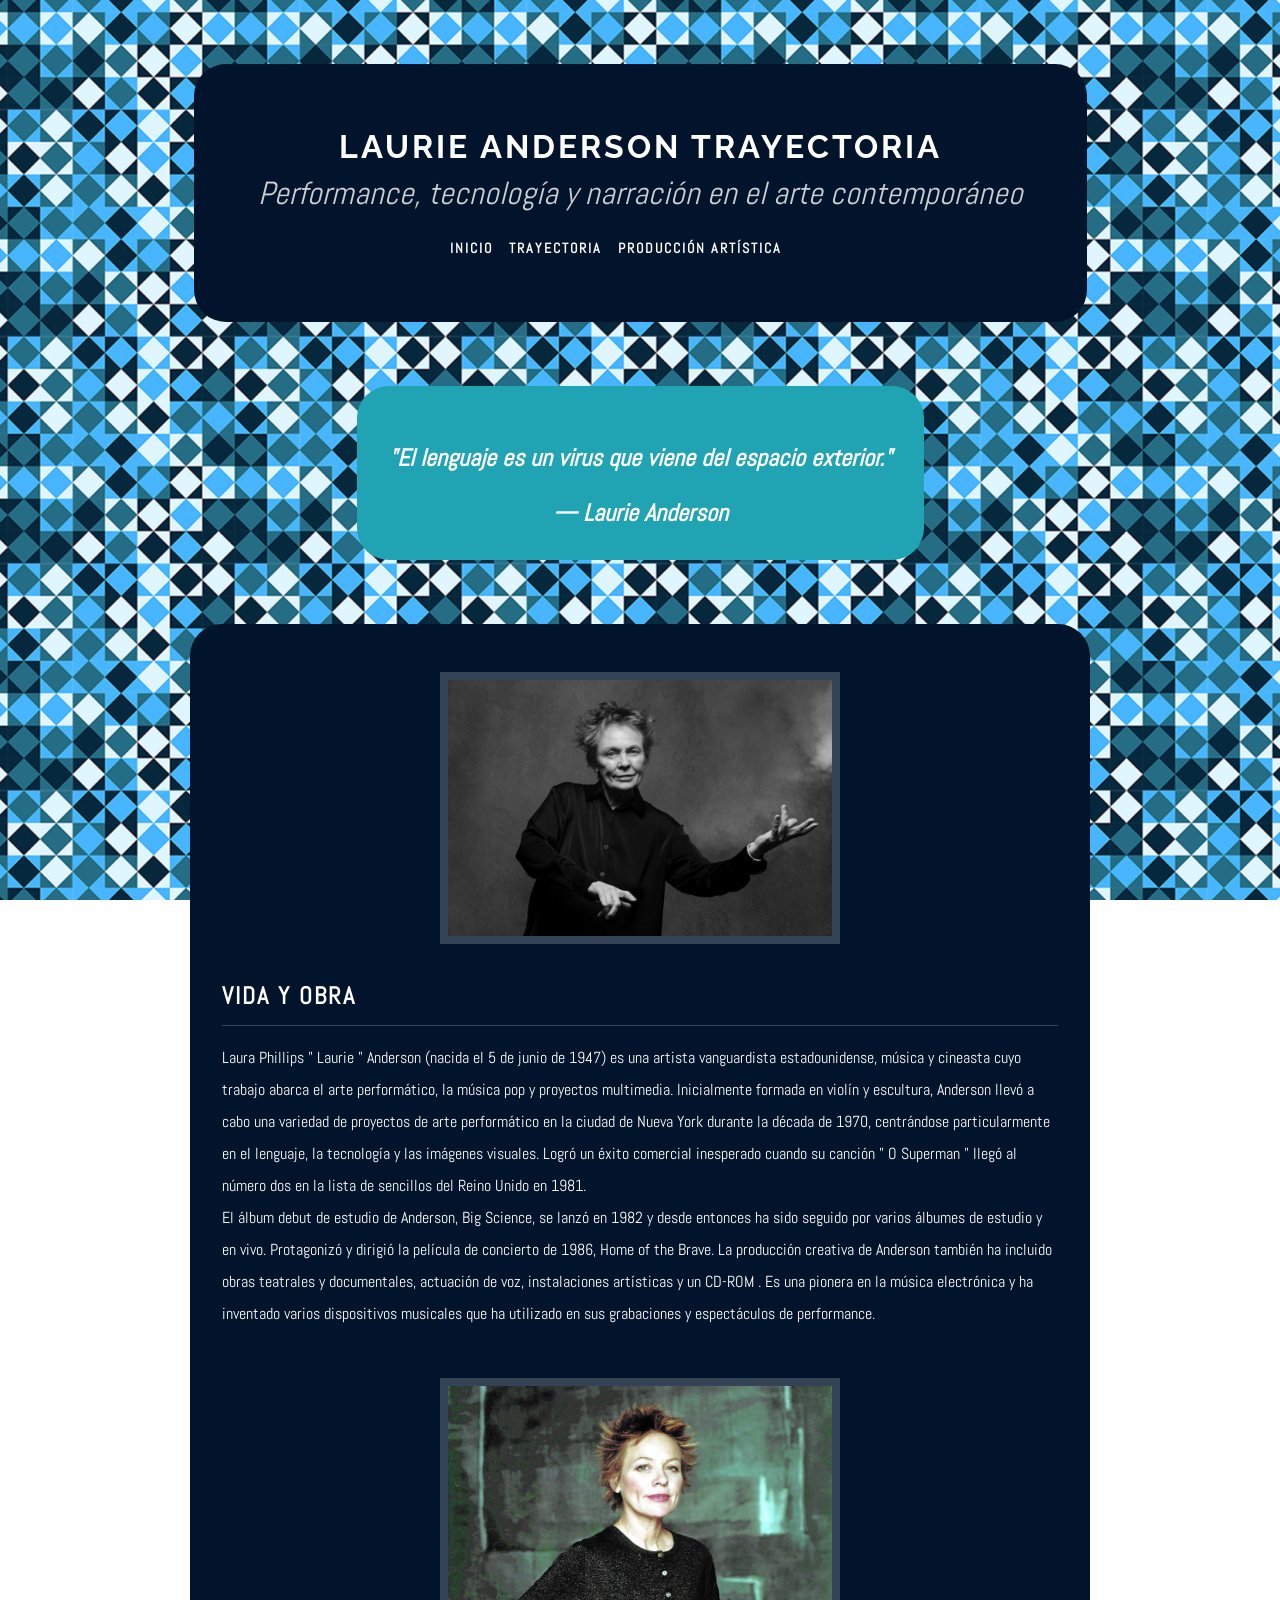
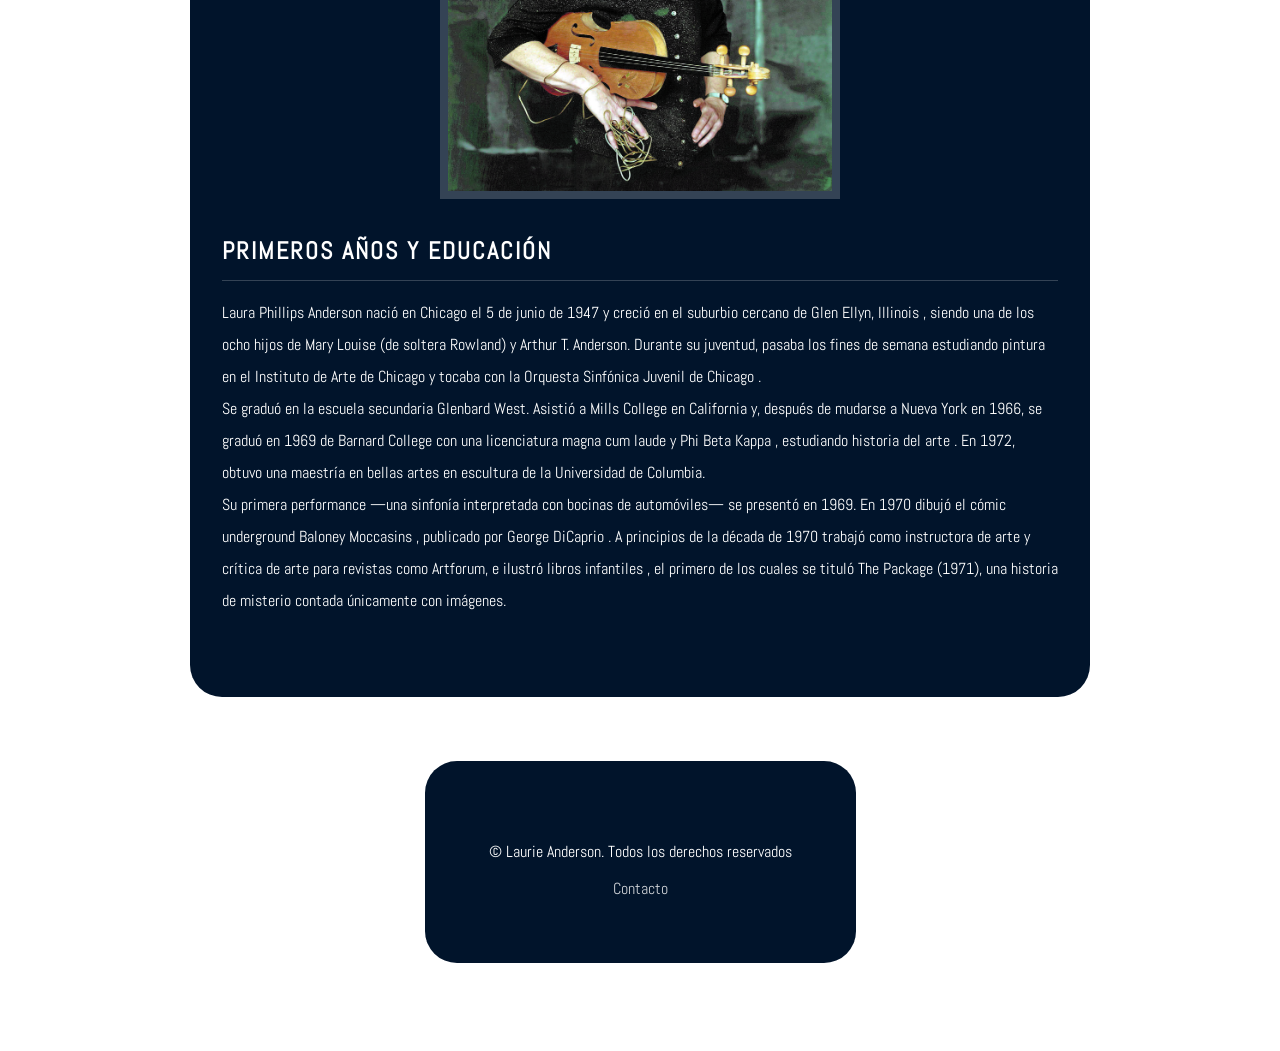
<file: index.html>
<!DOCTYPE html>
<html lang="es">
    <head>
        <meta charset="utf-8">
        <title>LAURIE-ANDERSON</title>

        <!--1° coloco el link al google fonts-->
        <link rel="preconnect" href="https://fonts.googleapis.com">
        <link rel="preconnect" href="https://fonts.gstatic.com" crossorigin>
        <link href="https://fonts.googleapis.com/css2?family=Abel&family=Raleway:ital,wght@0,100..900;1,100..900&display=swap" rel="stylesheet">

        <!--2° mi CSS que va siempre al final-->
        <link href="css/estilos.css" rel="stylesheet">
    </head>
    <body>
        <header>
            <h1>LAURIE ANDERSON TRAYECTORIA</h1>
            <p>Performance, tecnología y narración en el arte contemporáneo</p>
            <nav>
                <ul>
                    <li><a href="index.html">INICIO</a></li>
                    <li><a href="trayectoria.html">TRAYECTORIA</a></li>
                    <li><a href="produccion.html">PRODUCCIÓN ARTÍSTICA</a></li>
                </ul>
            </nav>
        </header>
        <blockquote>
            <p>"El lenguaje es un virus que viene del espacio exterior."</p>
            <cite>— Laurie Anderson</cite>
        </blockquote>
        <main>
            <article>
                <figure><img src="img/laurieanderson-1.jpg" alt="LAURIE ANDERSON" height="300" width="400"></figure>
                <h2>VIDA Y OBRA</h2>
                <p>Laura Phillips " Laurie " Anderson (nacida el 5 de junio de 1947) es una artista vanguardista estadounidense, música y cineasta cuyo trabajo abarca el arte performático, la música pop y proyectos multimedia. Inicialmente formada en violín y escultura, Anderson llevó a cabo una variedad de proyectos de arte performático en la ciudad de Nueva York durante la década de 1970, centrándose particularmente en el lenguaje, la tecnología y las imágenes visuales. Logró un éxito comercial inesperado cuando su canción " O Superman " llegó al número dos en la lista de sencillos del Reino Unido en 1981.<br>El álbum debut de estudio de Anderson, Big Science, se lanzó en 1982 y desde entonces ha sido seguido por varios álbumes de estudio y en vivo. Protagonizó y dirigió la película de concierto de 1986, Home of the Brave. La producción creativa de Anderson también ha incluido obras teatrales y documentales, actuación de voz, instalaciones artísticas y un CD-ROM . Es una pionera en la música electrónica y ha inventado varios dispositivos musicales que ha utilizado en sus grabaciones y espectáculos de performance. </p>
            </article>
            <article>
                <figure><img src="img/andersoninstrumentos.jpg" alt="LAURIE INSTRUMENTO" height="400" width="400"></figure>
                <h2>PRIMEROS AÑOS Y EDUCACIÓN</h2>
                <p>Laura Phillips Anderson nació en Chicago el 5 de junio de 1947 y creció en el suburbio cercano de Glen Ellyn, Illinois , siendo una de los ocho hijos de Mary Louise (de soltera Rowland) y Arthur T. Anderson. Durante su juventud, pasaba los fines de semana estudiando pintura en el Instituto de Arte de Chicago y tocaba con la Orquesta Sinfónica Juvenil de Chicago . <br>Se graduó en la escuela secundaria Glenbard West. Asistió a Mills College en California y, después de mudarse a Nueva York en 1966, se graduó en 1969 de Barnard College con una licenciatura magna cum laude y Phi Beta Kappa , estudiando historia del arte . En 1972, obtuvo una maestría en bellas artes en escultura de la Universidad de Columbia.<br> Su primera performance —una sinfonía interpretada con bocinas de automóviles— se presentó en 1969. En 1970 dibujó el cómic underground Baloney Moccasins , publicado por George DiCaprio . A principios de la década de 1970 trabajó como instructora de arte y crítica de arte para revistas como Artforum, e ilustró libros infantiles , el primero de los cuales se tituló The Package (1971), una historia de misterio contada únicamente con imágenes.
</p>
            </article>
        </main>
        <footer>
            <p>&copy; Laurie Anderson. Todos los derechos reservados</p>
            <a href="mailto:laurie@artedigital.com">Contacto</a>
        </footer>
        <!--empece con la estructura principal, luego agregue el link al style sheet del css y continue con el header y el nav. Por último agregue una foto y todo el contenido-->
    </body>
</html>
</file>
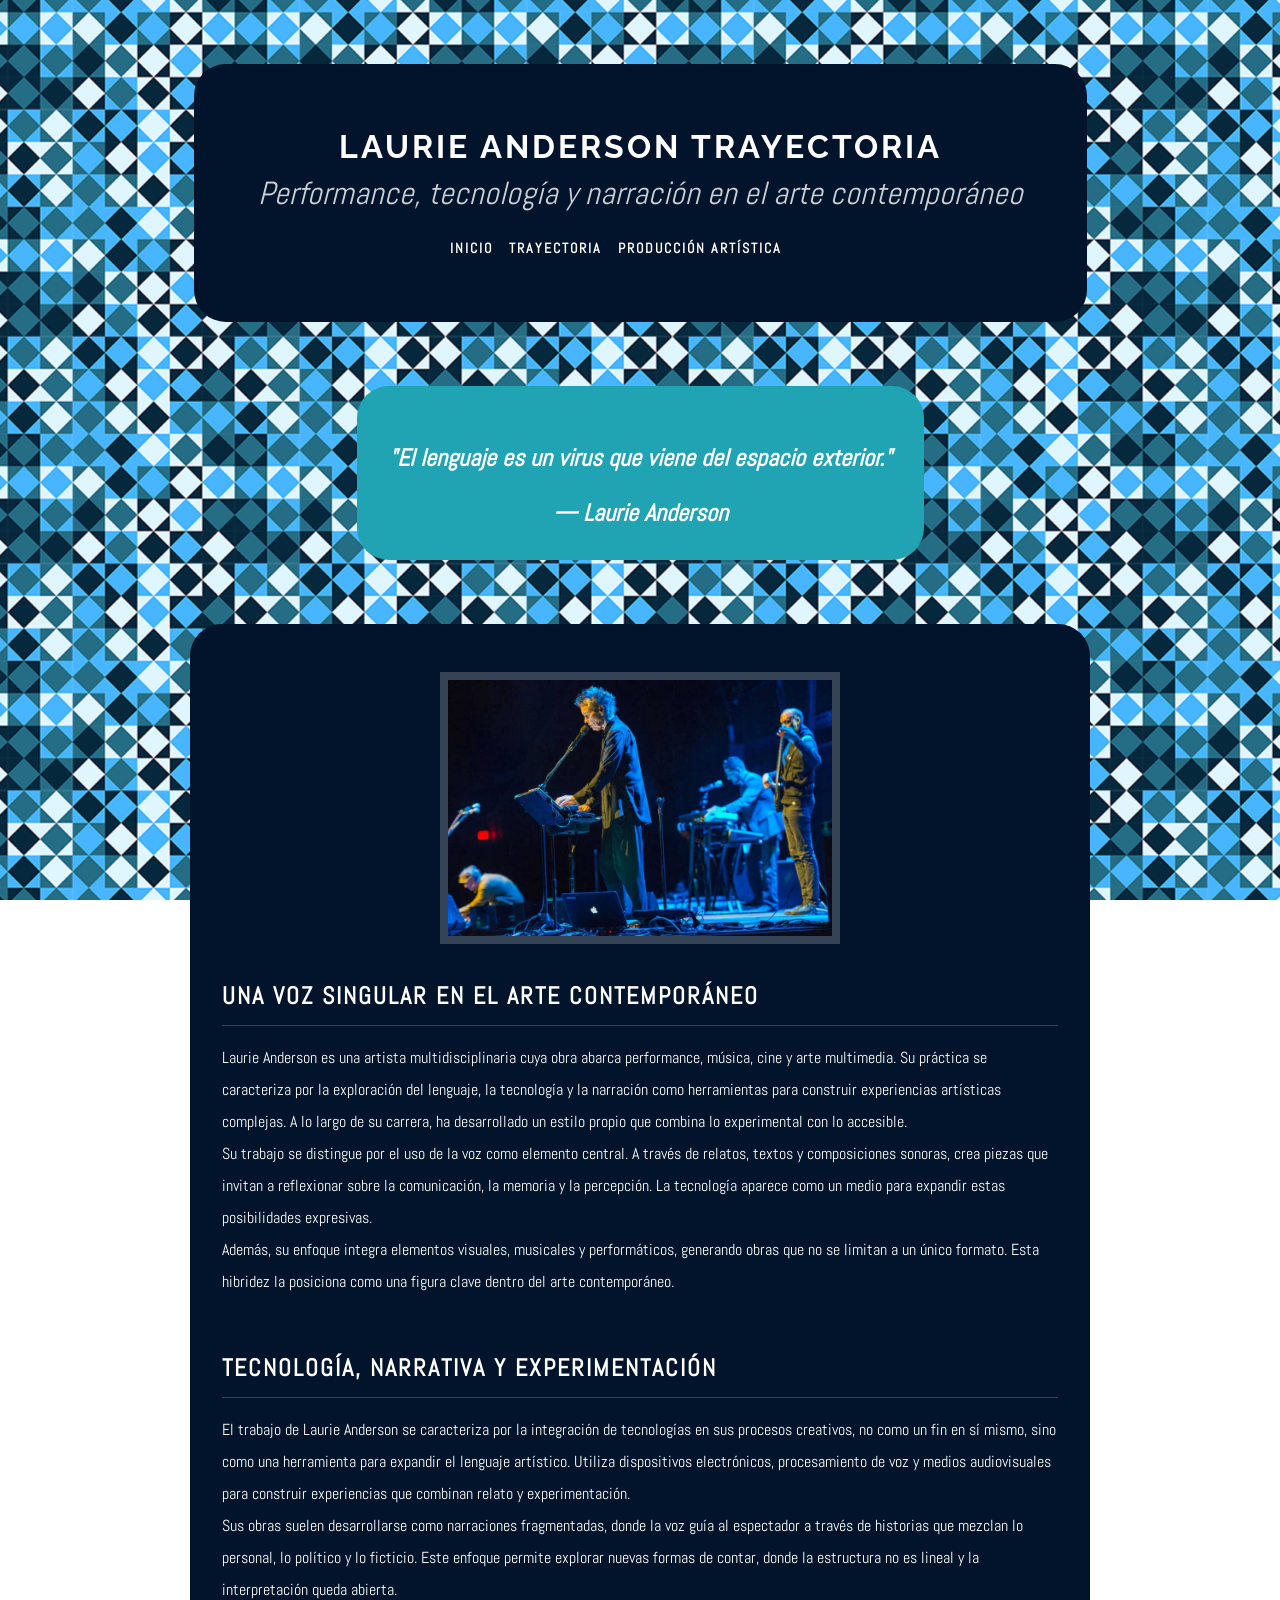
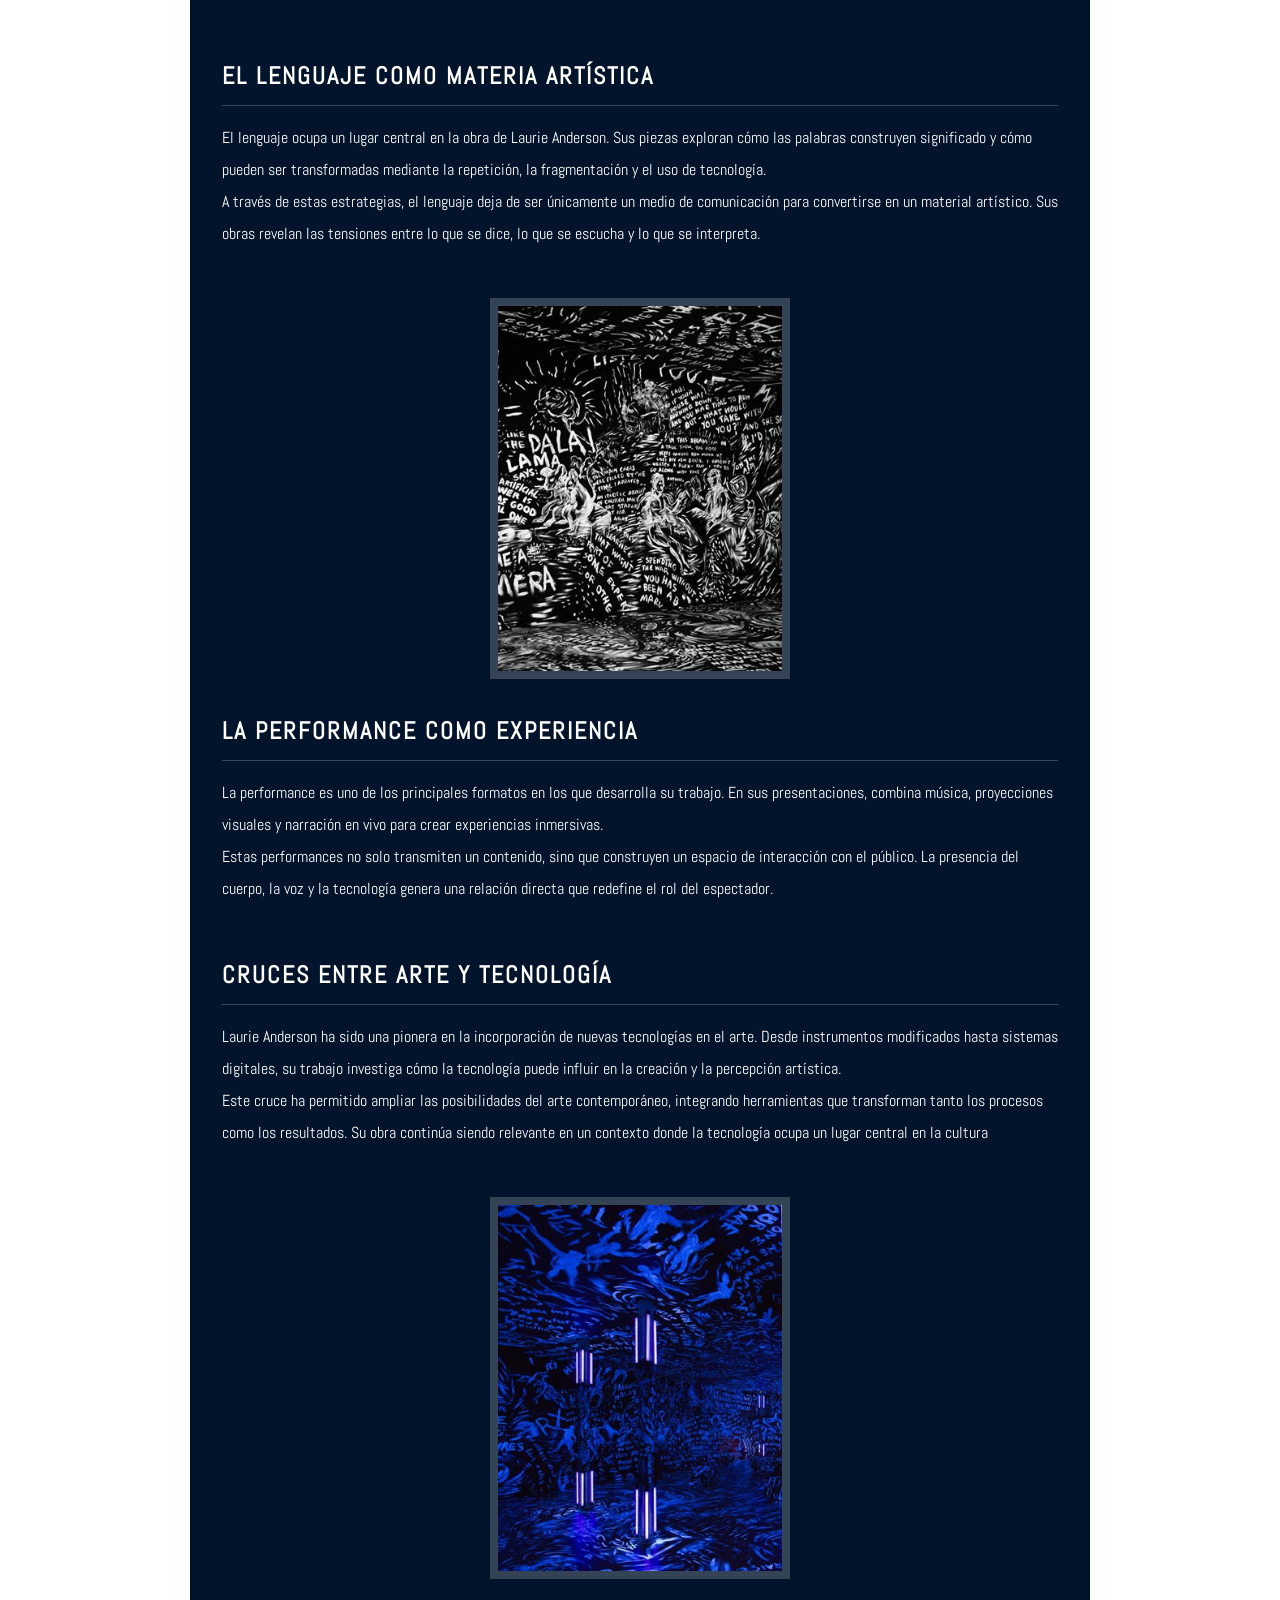
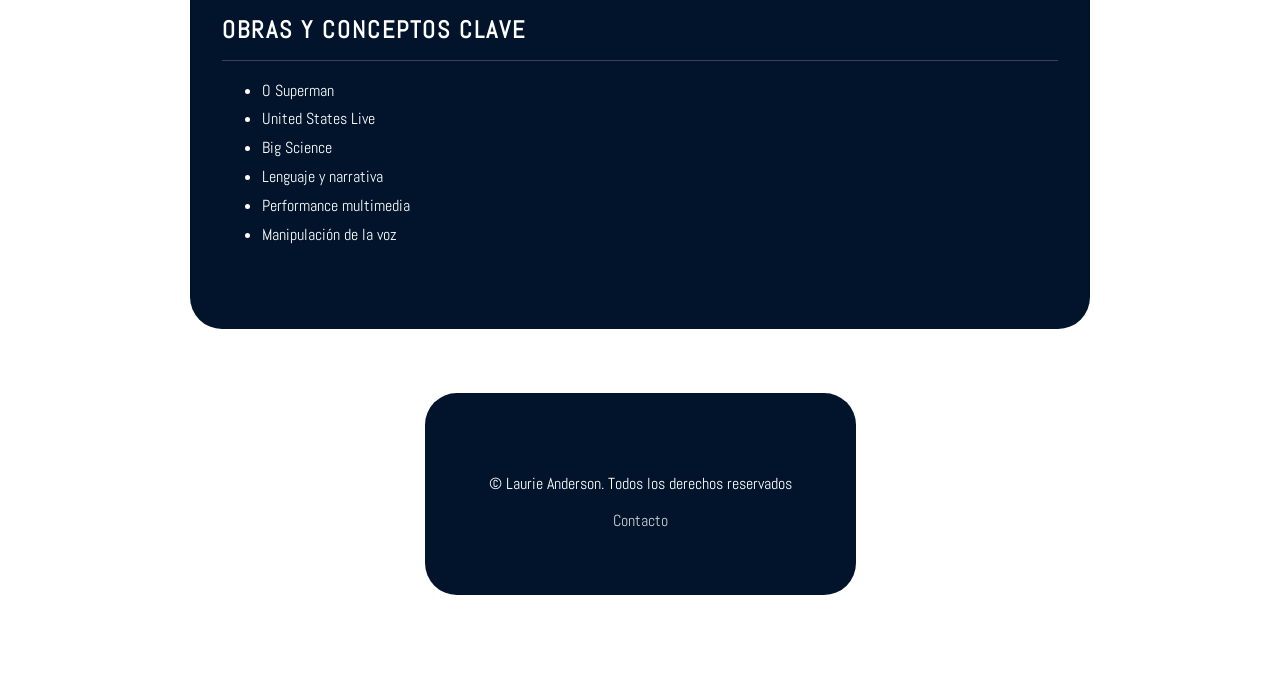
<file: produccion.html>
<!DOCTYPE html>
<html lang="es">
    <head>
        <meta charset="utf-8">
        <title>LAURIE-ANDERSON-PRODUCCION</title>
        <link rel="preconnect" href="https://fonts.googleapis.com">
        <link rel="preconnect" href="https://fonts.gstatic.com" crossorigin>
        <link href="https://fonts.googleapis.com/css2?family=Abel&family=Raleway:ital,wght@0,100..900;1,100..900&display=swap" rel="stylesheet">
        <link href="css/estilos.css" rel="stylesheet">
    </head>
    <body>
        <header>
            <h1>LAURIE ANDERSON TRAYECTORIA</h1>
            <p>Performance, tecnología y narración en el arte contemporáneo</p>
            <nav>
                <ul>
                    <li><a href="index.html">INICIO</a></li>
                    <li><a href="trayectoria.html">TRAYECTORIA</a></li>
                    <li><a href="produccion.html">PRODUCCIÓN ARTÍSTICA</a></li>
                </ul>
            </nav>
        </header>
        <blockquote>
            <p>"El lenguaje es un virus que viene del espacio exterior."</p>
            <cite>— Laurie Anderson</cite>
        </blockquote>
        <main>
            <article>
                <figure><img src="img/andersontocando-2.jpg" alt="LAURIE ANDERSON TOCANDO" height="280" width="400"></figure>
                <h2>UNA VOZ SINGULAR EN EL ARTE CONTEMPORÁNEO</h2>
                <p>Laurie Anderson es una artista multidisciplinaria cuya obra abarca performance, música, cine y arte multimedia. Su práctica se caracteriza por la exploración del lenguaje, la tecnología y la narración como herramientas para construir experiencias artísticas complejas. A lo largo de su carrera, ha desarrollado un estilo propio que combina lo experimental con lo accesible.<br>Su trabajo se distingue por el uso de la voz como elemento central. A través de relatos, textos y composiciones sonoras, crea piezas que invitan a reflexionar sobre la comunicación, la memoria y la percepción. La tecnología aparece como un medio para expandir estas posibilidades expresivas.<br>Además, su enfoque integra elementos visuales, musicales y performáticos, generando obras que no se limitan a un único formato. Esta hibridez la posiciona como una figura clave dentro del arte contemporáneo.
</p>
            </article>
            <article>
                <h2>TECNOLOGÍA, NARRATIVA Y EXPERIMENTACIÓN</h2>
                <p>El trabajo de Laurie Anderson se caracteriza por la integración de tecnologías en sus procesos creativos, no como un fin en sí mismo, sino como una herramienta para expandir el lenguaje artístico. Utiliza dispositivos electrónicos, procesamiento de voz y medios audiovisuales para construir experiencias que combinan relato y experimentación. <br> Sus obras suelen desarrollarse como narraciones fragmentadas, donde la voz guía al espectador a través de historias que mezclan lo personal, lo político y lo ficticio. Este enfoque permite explorar nuevas formas de contar, donde la estructura no es lineal y la interpretación queda abierta.

</p>
            </article>
            <article>
                <h2>EL LENGUAJE COMO MATERIA ARTÍSTICA</h2>
                <p>El lenguaje ocupa un lugar central en la obra de Laurie Anderson. Sus piezas exploran cómo las palabras construyen significado y cómo pueden ser transformadas mediante la repetición, la fragmentación y el uso de tecnología.<br>A través de estas estrategias, el lenguaje deja de ser únicamente un medio de comunicación para convertirse en un material artístico. Sus obras revelan las tensiones entre lo que se dice, lo que se escucha y lo que se interpreta.</p>
            </article>
            <article>
                <figure><img src="img/andersoninstalacionfrases-3.jpg" alt="INSTALACIÓN FRASES" height="300" width="300"></figure>
                <h2>LA PERFORMANCE COMO EXPERIENCIA</h2>
                <p>La performance es uno de los principales formatos en los que desarrolla su trabajo. En sus presentaciones, combina música, proyecciones visuales y narración en vivo para crear experiencias inmersivas.<br>Estas performances no solo transmiten un contenido, sino que construyen un espacio de interacción con el público. La presencia del cuerpo, la voz y la tecnología genera una relación directa que redefine el rol del espectador.</p>
            </article>
            <article>
                <h2>CRUCES ENTRE ARTE Y TECNOLOGÍA</h2>
                <p>Laurie Anderson ha sido una pionera en la incorporación de nuevas tecnologías en el arte. Desde instrumentos modificados hasta sistemas digitales, su trabajo investiga cómo la tecnología puede influir en la creación y la percepción artística.<br> Este cruce ha permitido ampliar las posibilidades del arte contemporáneo, integrando herramientas que transforman tanto los procesos como los resultados. Su obra continúa siendo relevante en un contexto donde la tecnología ocupa un lugar central en la cultura</p>
            </article>
            <article>
                <figure><img src="img/anderson-4luminica.jpg" alt="INSTALACIÓN" height="300" width="300"></figure>
                <h2>OBRAS Y CONCEPTOS CLAVE</h2>
                    <ul>
                        <li>O Superman</li>
                        <li>United States Live</li>
                        <li>Big Science</li>
                        <li>Lenguaje y narrativa</li>
                        <li>Performance multimedia</li>
                        <li>Manipulación de la voz</li>
                    </ul>
            </article>
        </main>
        <footer>
            <p>&copy; Laurie Anderson. Todos los derechos reservados</p>
            <a href="mailto:laurie@artedigital.com">Contacto</a>
        </footer>
        <!--Copié la estructura del index con el header asi quedan las tres páginas iguales en estructura, luego agregué todo el contenido y por último las fotos-->
    </body>
</html>
</file>
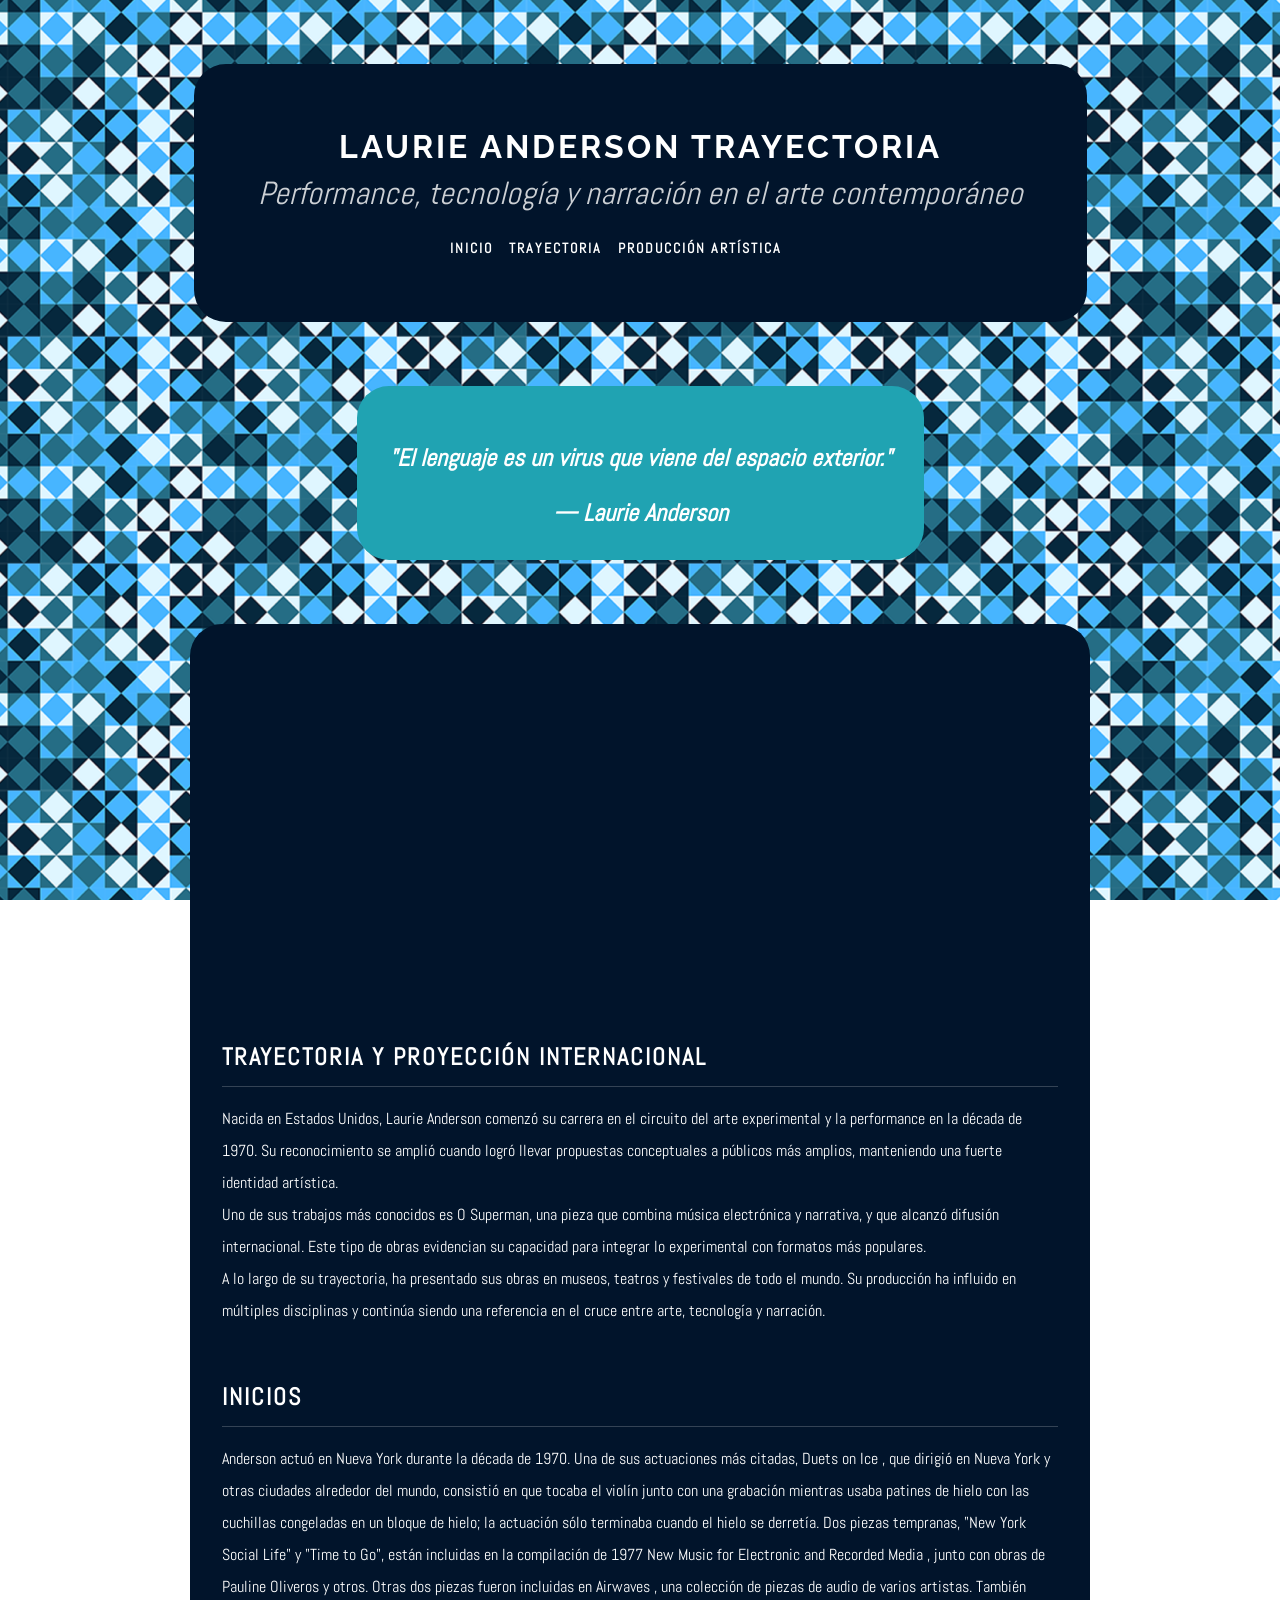
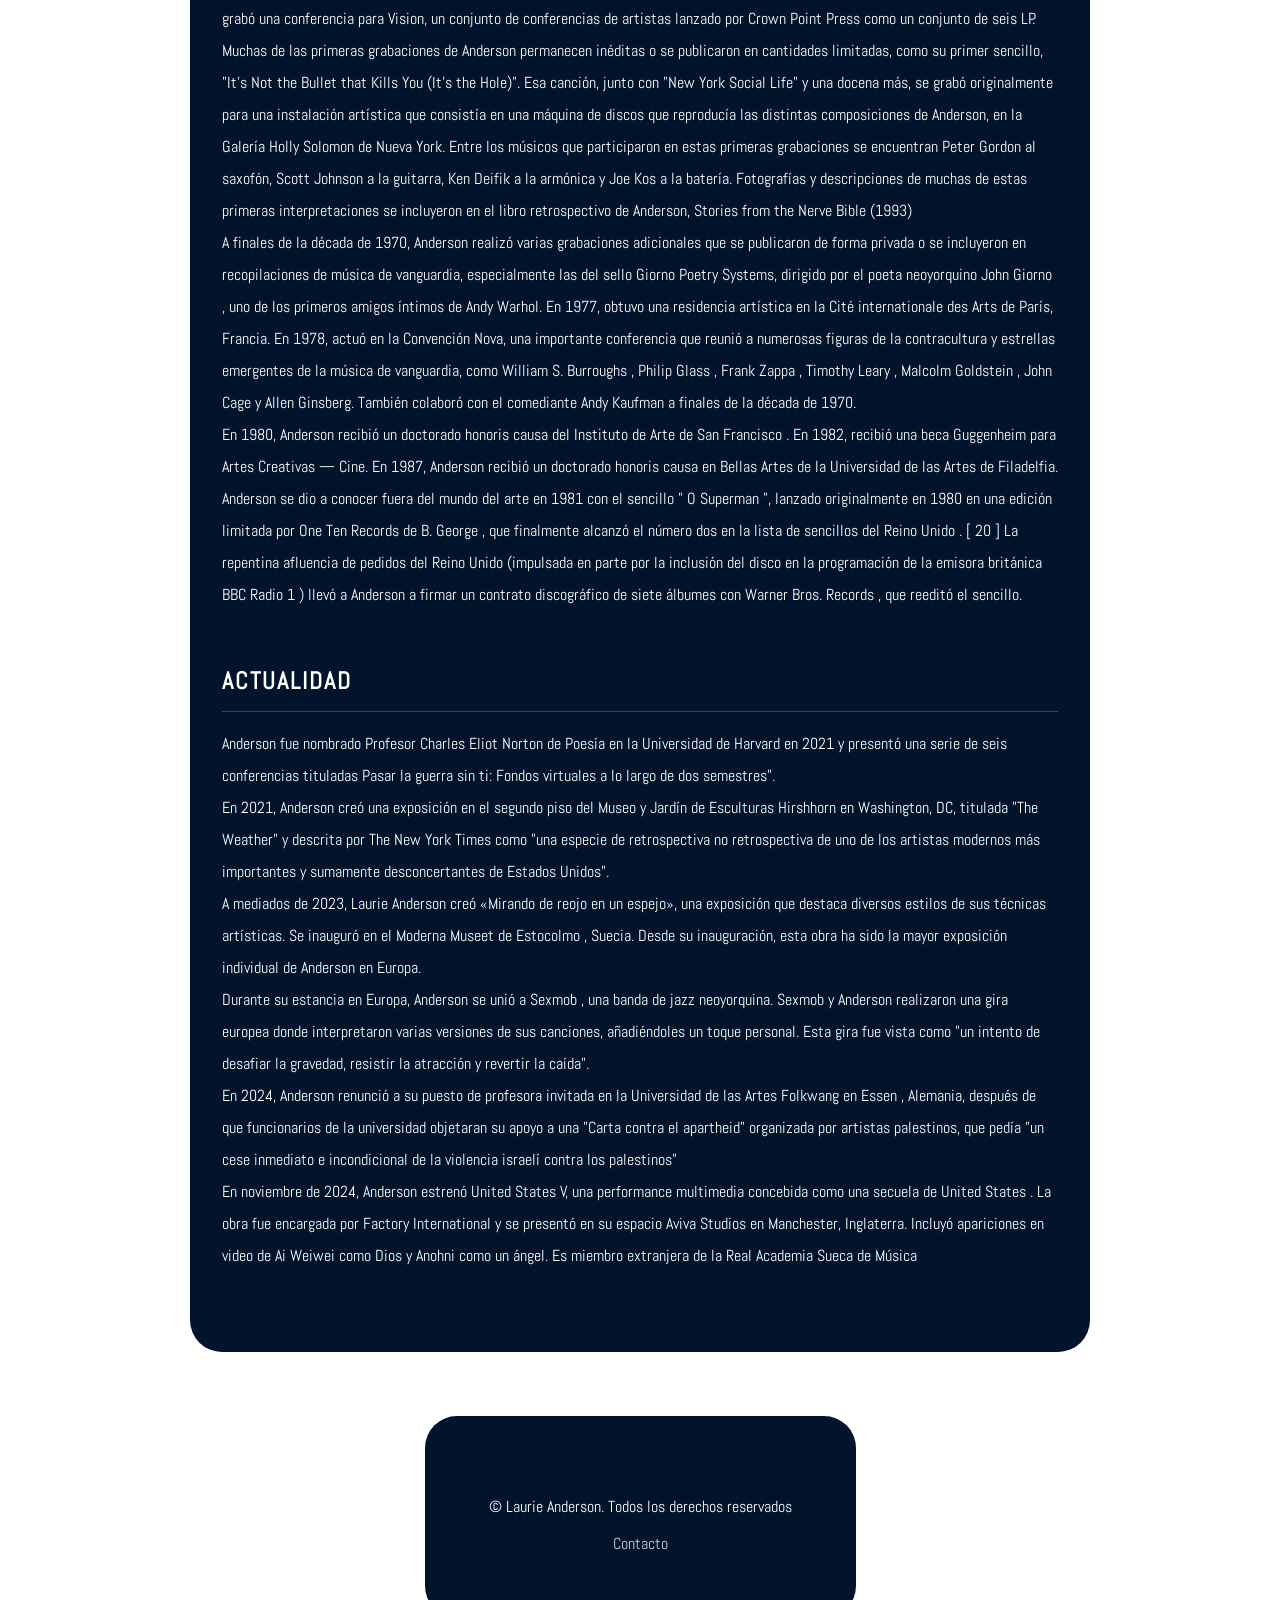
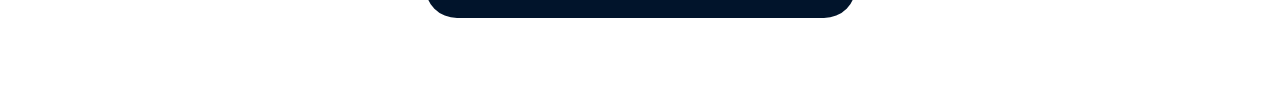
<file: trayectoria.html>
<!DOCTYPE html>
<html lang="es">
    <head>
        <meta charset="utf-8">
        <title>LAURIE-ANDERSON-TRAYECTORIA</title>
        <link rel="preconnect" href="https://fonts.googleapis.com">
        <link rel="preconnect" href="https://fonts.gstatic.com" crossorigin>
        <link href="https://fonts.googleapis.com/css2?family=Abel&family=Raleway:ital,wght@0,100..900;1,100..900&display=swap" rel="stylesheet">
        <link href="css/estilos.css" rel="stylesheet">
    </head>    
    <body>
        <header>
            <h1>LAURIE ANDERSON TRAYECTORIA</h1>
            <p>Performance, tecnología y narración en el arte contemporáneo</p>
            <nav>
                <ul>
                    <li><a href="index.html">INICIO</a></li>
                    <li><a href="trayectoria.html">TRAYECTORIA</a></li>
                    <li><a href="produccion.html">PRODUCCIÓN ARTÍSTICA</a></li>
                </ul>
            </nav>
        </header>
        <blockquote>
            <p>"El lenguaje es un virus que viene del espacio exterior."</p>
            <cite>— Laurie Anderson</cite>
        </blockquote>
        <main>
            <iframe width="560" height="315" src="https://www.youtube.com/embed/Vzt2p4XkKco" title="You Tube Video Player" frameborder="0" allow="accelerometer; autoplay; clipboard-write; encrypted-media; gyroscope; picture-in-picture" allowfullscreen>ENTREVISTA A LAURIE ANDERSON</iframe>
            <article>
                <h2>TRAYECTORIA Y PROYECCIÓN INTERNACIONAL</h2>
                <p>Nacida en Estados Unidos, Laurie Anderson comenzó su carrera en el circuito del arte experimental y la performance en la década de 1970. Su reconocimiento se amplió cuando logró llevar propuestas conceptuales a públicos más amplios, manteniendo una fuerte identidad artística.<br>Uno de sus trabajos más conocidos es O Superman, una pieza que combina música electrónica y narrativa, y que alcanzó difusión internacional. Este tipo de obras evidencian su capacidad para integrar lo experimental con formatos más populares.<br>A lo largo de su trayectoria, ha presentado sus obras en museos, teatros y festivales de todo el mundo. Su producción ha influido en múltiples disciplinas y continúa siendo una referencia en el cruce entre arte, tecnología y narración.</p>
            </article>
            <article>
                <h2>INICIOS</h2>
                <p>Anderson actuó en Nueva York durante la década de 1970. Una de sus actuaciones más citadas, Duets on Ice , que dirigió en Nueva York y otras ciudades alrededor del mundo, consistió en que tocaba el violín junto con una grabación mientras usaba patines de hielo con las cuchillas congeladas en un bloque de hielo; la actuación sólo terminaba cuando el hielo se derretía. Dos piezas tempranas, "New York Social Life" y "Time to Go", están incluidas en la compilación de 1977 New Music for Electronic and Recorded Media , junto con obras de Pauline Oliveros y otros. Otras dos piezas fueron incluidas en Airwaves , una colección de piezas de audio de varios artistas. También grabó una conferencia para Vision, un conjunto de conferencias de artistas lanzado por Crown Point Press como un conjunto de seis LP.<br>Muchas de las primeras grabaciones de Anderson permanecen inéditas o se publicaron en cantidades limitadas, como su primer sencillo, "It's Not the Bullet that Kills You (It's the Hole)". Esa canción, junto con "New York Social Life" y una docena más, se grabó originalmente para una instalación artística que consistía en una máquina de discos que reproducía las distintas composiciones de Anderson, en la Galería Holly Solomon de Nueva York. Entre los músicos que participaron en estas primeras grabaciones se encuentran Peter Gordon al saxofón, Scott Johnson a la guitarra, Ken Deifik a la armónica y Joe Kos a la batería. Fotografías y descripciones de muchas de estas primeras interpretaciones se incluyeron en el libro retrospectivo de Anderson, Stories from the Nerve Bible (1993)<br> A finales de la década de 1970, Anderson realizó varias grabaciones adicionales que se publicaron de forma privada o se incluyeron en recopilaciones de música de vanguardia, especialmente las del sello Giorno Poetry Systems, dirigido por el poeta neoyorquino John Giorno , uno de los primeros amigos íntimos de Andy Warhol. En 1977, obtuvo una residencia artística en la Cité internationale des Arts de París, Francia. En 1978, actuó en la Convención Nova, una importante conferencia que reunió a numerosas figuras de la contracultura y estrellas emergentes de la música de vanguardia, como William S. Burroughs , Philip Glass , Frank Zappa , Timothy Leary , Malcolm Goldstein , John Cage y Allen Ginsberg.  También colaboró ​​con el comediante Andy Kaufman a finales de la década de 1970.<br>En 1980, Anderson recibió un doctorado honoris causa del Instituto de Arte de San Francisco . En 1982, recibió una beca Guggenheim para Artes Creativas — Cine. En 1987, Anderson recibió un doctorado honoris causa en Bellas Artes de la Universidad de las Artes de Filadelfia.<br>Anderson se dio a conocer fuera del mundo del arte en 1981 con el sencillo " O Superman ", lanzado originalmente en 1980 en una edición limitada por One Ten Records de B. George , que finalmente alcanzó el número dos en la lista de sencillos del Reino Unido . [ 20 ] La repentina afluencia de pedidos del Reino Unido (impulsada en parte por la inclusión del disco en la programación de la emisora ​​británica BBC Radio 1 ) llevó a Anderson a firmar un contrato discográfico de siete álbumes con Warner Bros. Records , que reeditó el sencillo.</p>
            </article>
            <article>
                <h2>ACTUALIDAD</h2>
                <p>Anderson fue nombrado Profesor Charles Eliot Norton de Poesía en la Universidad de Harvard en 2021 y presentó una serie de seis conferencias tituladas Pasar la guerra sin ti: Fondos virtuales a lo largo de dos semestres".<br>En 2021, Anderson creó una exposición en el segundo piso del Museo y Jardín de Esculturas Hirshhorn en Washington, DC, titulada "The Weather" y descrita por The New York Times como "una especie de retrospectiva no retrospectiva de uno de los artistas modernos más importantes y sumamente desconcertantes de Estados Unidos". <br>A mediados de 2023, Laurie Anderson creó «Mirando de reojo en un espejo», una exposición que destaca diversos estilos de sus técnicas artísticas. Se inauguró en el Moderna Museet de Estocolmo , Suecia. Desde su inauguración, esta obra ha sido la mayor exposición individual de Anderson en Europa.<br>Durante su estancia en Europa, Anderson se unió a Sexmob , una banda de jazz neoyorquina. Sexmob y Anderson realizaron una gira europea donde interpretaron varias versiones de sus canciones, añadiéndoles un toque personal. Esta gira fue vista como "un intento de desafiar la gravedad, resistir la atracción y revertir la caída".<br>En 2024, Anderson renunció a su puesto de profesora invitada en la Universidad de las Artes Folkwang en Essen , Alemania, después de que funcionarios de la universidad objetaran su apoyo a una "Carta contra el apartheid" organizada por artistas palestinos, que pedía "un cese inmediato e incondicional de la violencia israelí contra los palestinos"<br>En noviembre de 2024, Anderson estrenó United States V, una performance multimedia concebida como una secuela de United States . La obra fue encargada por Factory International y se presentó en su espacio Aviva Studios en Manchester, Inglaterra. Incluyó apariciones en video de Ai Weiwei como Dios y Anohni como un ángel. 
Es miembro extranjera de la Real Academia Sueca de Música
</p>
            </article>
        </main>
        <footer>
            <p>&copy; Laurie Anderson. Todos los derechos reservados</p>
            <a href="mailto:laurie@artedigital.com">Contacto</a>
        </footer>
        <!--Lo primero que hice fue copiar la estructura del index para que esten iguales en las tres páginas, copié estructura y header completo, luego agregue el video y por último el contenido general-->
    </body>
</html>
</file>
<file: css/estilos.css>
/* empiezo el codigo desde lo general a lo particular */

* { 
    color: white;
    box-sizing: border-box;
}

/* BODY */

body {
    background-image: url(../img/andersonfondo.png);
    /*background-size: auto; comente este codigo porque se reitera con background-repeat: repeat */
    background-position: center;
    background-repeat: repeat;
    background-attachment: fixed;

    font-family: "Abel", sans-serif; /* la fuente de google fonts */
    font-weight: 500;
    font-size: 1rem;
    font-style: normal;

    display: flex; /*activa el modo flexbox*/
    flex-direction: column; /* los elementos se apilan de arriba a abajo*/
    align-items: center; /*centra todo horizontalmente*/
    min-height: 100vh; /* ocupa al menos toda la altura de la pantalla */
    margin: 0; /*elimina espacios blancos no deseados en los bordes*/
    padding: 0;
    padding-bottom: 5rem;
}

/* HEADER */

header {
    margin: 2rem auto;
    margin-top: 4rem;
    padding: 4rem;
    text-align: center;
    background-color:  rgb(1, 20, 43);
    border-radius: 2rem;
}

header h1 {
    font-family: "Raleway", sans-serif;
    font-size: 2rem;
    font-weight: 700;
    letter-spacing: 3px; /* separa las letras para look minimalista */
    margin: 0 0 0.5rem 0;}

header p {
    font-size: 2rem;
    font-style: italic;
    opacity: 0.8; /* levemente transparente para jerarquía visual */
    margin: 0;
}

    nav {
    margin-top: 1.5rem;
}

nav ul {
    list-style: none; /* elimina los puntos de la lista */
    padding: 0;
    margin: 0;
    display: flex; /* pone los links en fila horizontal */
    gap: 1rem; /* espacio entre cada link */
    margin-left: 12rem;
}

nav a {
    font-weight: 600;
    font-size: 0.9rem;
    letter-spacing: 2px;
    text-decoration: none; /* saca el subrayado */
}

nav a:hover {
    opacity: 0.6; /* efecto suave al pasar el mouse */
}

/* BLOCKQUOTE */

blockquote {
    text-align: center;
    padding: 2rem;
    font-style: italic;
    font-size: x-large;
    font-weight: 600;
    max-width: 700px;
    margin: 2rem auto;
    background-color: rgb(32, 163, 178);
    border-radius: 2rem;
    /*background-color: rgb(27, 115, 75);*/
}

/* MAIN */

main { 
    margin: 2rem auto;
    padding: 2rem;
    background-color: rgb(1, 20, 43);
    border-radius: 2rem; /*redondeo de puntas*/
    max-width: 900px;  
}

article {
    margin-bottom: 3rem; /* separa cada sección */
    line-height: 1.8; /* interlineado generoso para legibilidad */
}

article h2 {
    letter-spacing: 2px;
    border-bottom: 1px solid rgba(255,255,255,0.2); /* línea separadora sutil */
    padding-bottom: 0.5rem;
    margin-bottom: 1rem;
}

article p{
    line-height: 2;
}

/* IMAGENES Y FIGURE */

figure {
    margin: 1rem 0;
    text-align: center;
}

img {
    max-width: 100%; /* la imagen nunca desborda su contenedor */
    height: auto;
    border: 0.5rem solid rgba(255,255,255,0.2); /* borde en la foto*/
}

/*VIDEO - IFRAME*/

iframe {
    display: block;
    margin: 2rem auto; /* centra el video */
    max-width: 100%;
}

/* FOOTER */

footer {
    margin: 2rem;
    padding: 4rem;
    text-align: center;
    background-color:  rgb(1, 20, 43);
    border-radius: 2rem;
    margin-bottom: 0.5rem; /* empuja el footer al fondo */
}

footer a {
    text-decoration: none; /* le quita el subrayado */
    opacity: 0.8;
}

footer a:hover {
    opacity: 1;
}
</file>
